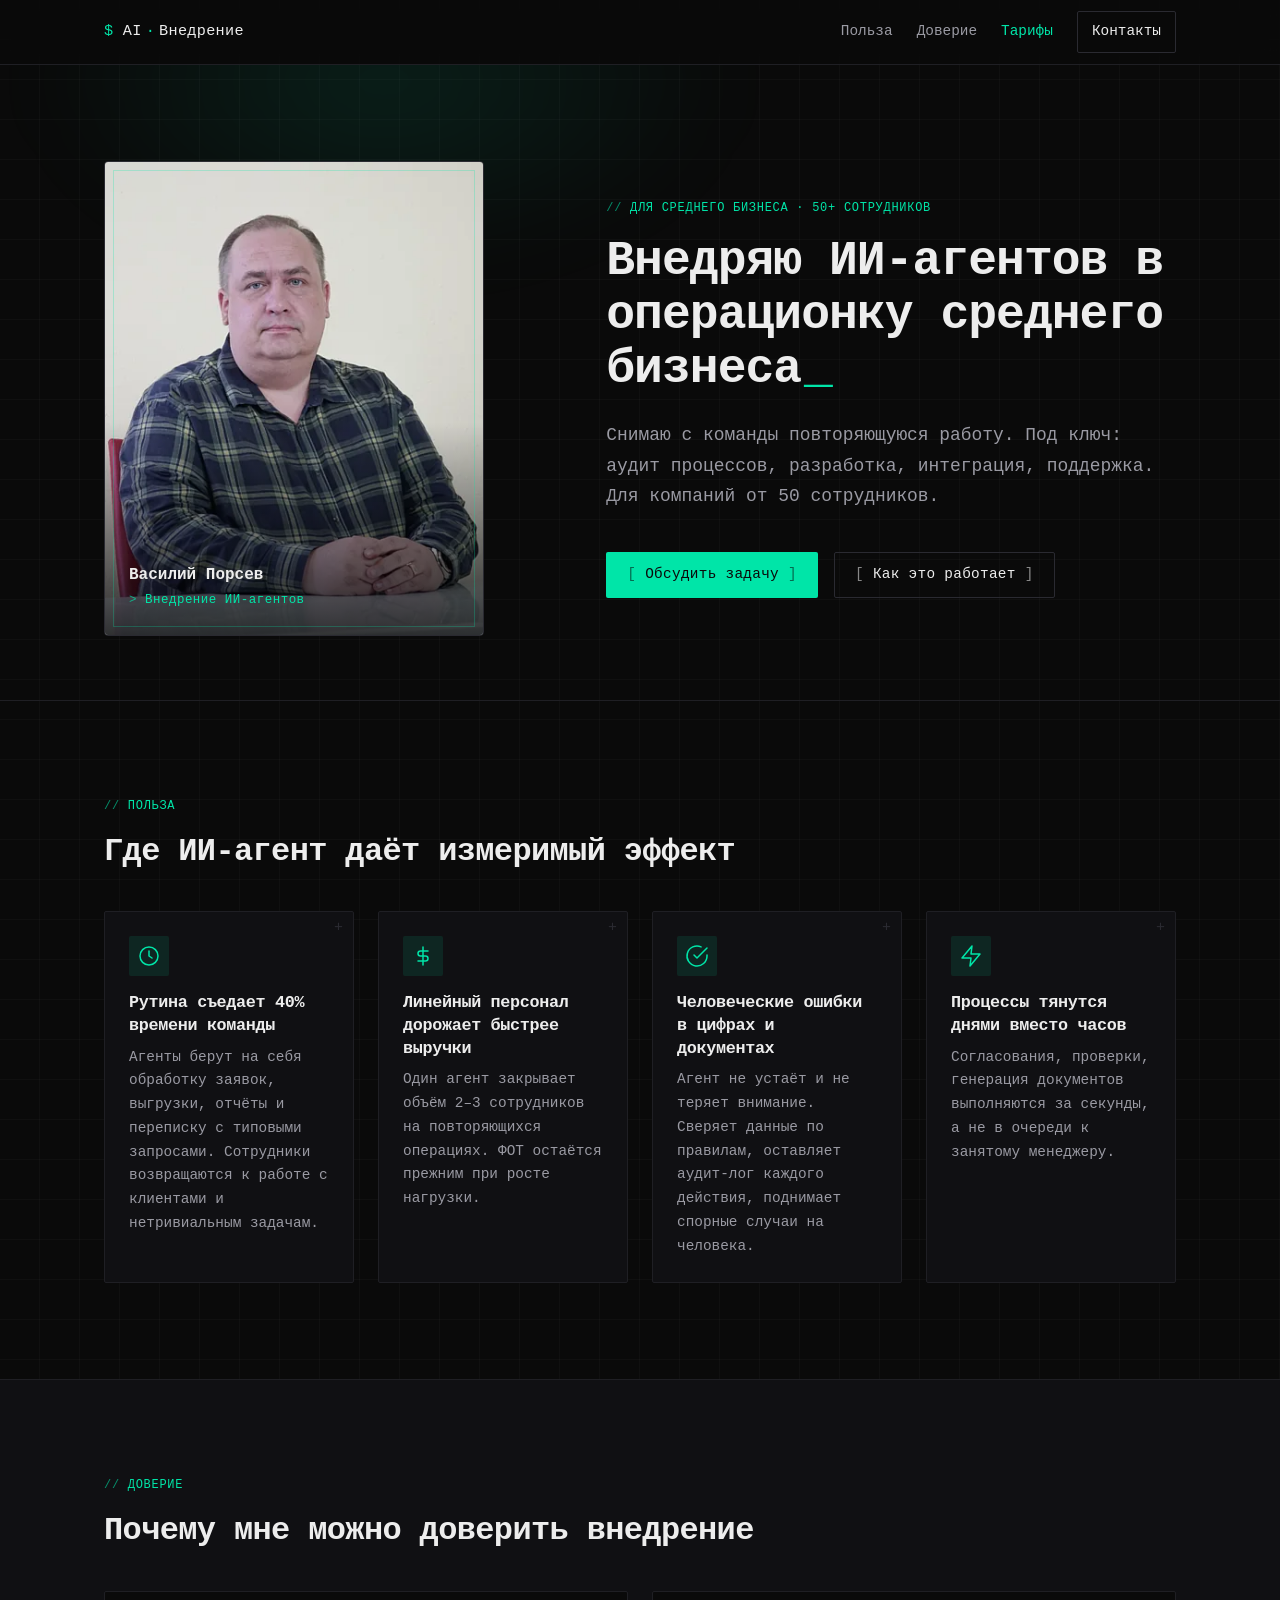
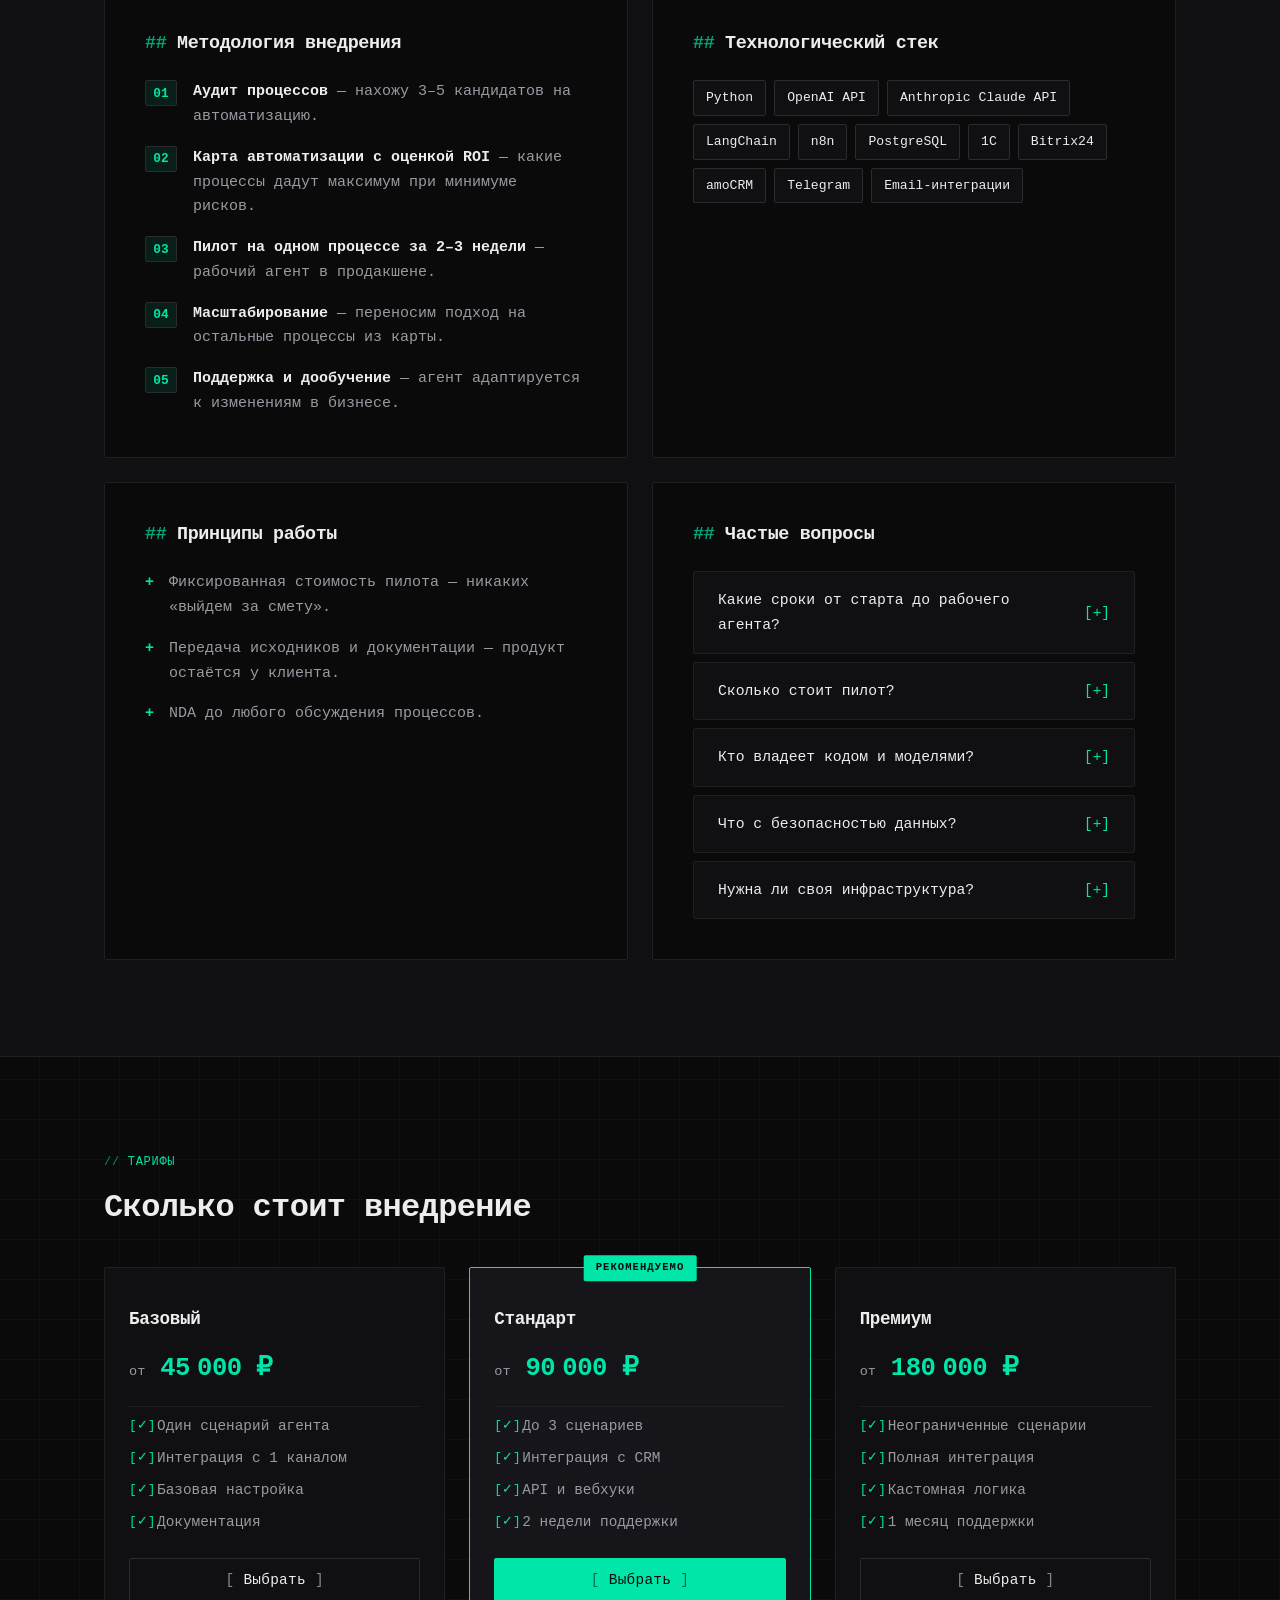
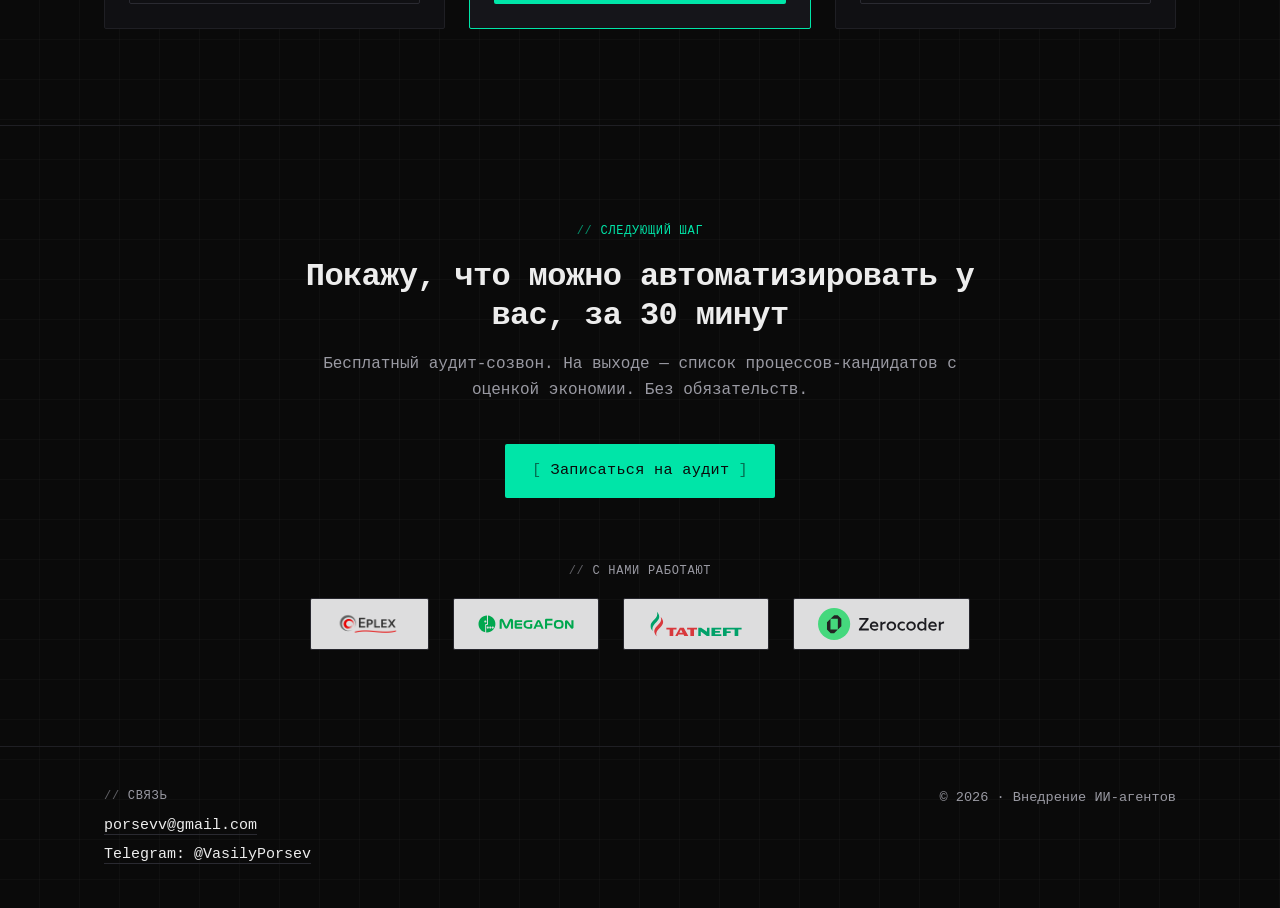
<file: index.html>
<!DOCTYPE html>
<html lang="ru">
<head>
  <meta charset="UTF-8">
  <meta name="viewport" content="width=device-width, initial-scale=1.0">
  <meta name="theme-color" content="#0a0a0a">
  <title>Внедрение ИИ-агентов в операционку среднего бизнеса</title>
  <meta name="description" content="Внедряю ИИ-агентов в бизнес под ключ: аудит процессов, разработка, интеграция, поддержка. Для компаний от 50 сотрудников.">
  <link rel="canonical" href="https://vasiliy-ai.ru/">

  <meta property="og:type" content="website">
  <meta property="og:site_name" content="Василий Порсев — внедрение ИИ-агентов">
  <meta property="og:locale" content="ru_RU">
  <meta property="og:url" content="https://vasiliy-ai.ru/">
  <meta property="og:title" content="Внедрение ИИ-агентов в операционку среднего бизнеса">
  <meta property="og:description" content="Снимаю с команды повторяющуюся работу. Под ключ: аудит, разработка, интеграция, поддержка.">
  <meta property="og:image" content="https://vasiliy-ai.ru/assets/og-image.png">
  <meta property="og:image:width" content="1200">
  <meta property="og:image:height" content="630">

  <meta name="twitter:card" content="summary_large_image">
  <meta name="twitter:title" content="Внедрение ИИ-агентов в операционку среднего бизнеса">
  <meta name="twitter:description" content="Снимаю с команды повторяющуюся работу. Под ключ: аудит, разработка, интеграция, поддержка.">
  <meta name="twitter:image" content="https://vasiliy-ai.ru/assets/og-image.png">

  <link rel="icon" type="image/svg+xml" href="assets/favicon.svg">
  <link rel="icon" type="image/png" sizes="32x32" href="assets/favicon-32.png">
  <link rel="apple-touch-icon" href="assets/apple-touch-icon.png">
  <link rel="stylesheet" href="style.css?v=6">

  <script type="application/ld+json">
  {
    "@context": "https://schema.org",
    "@type": "ProfessionalService",
    "name": "Внедрение ИИ-агентов — Василий Порсев",
    "url": "https://vasiliy-ai.ru/",
    "image": "https://vasiliy-ai.ru/assets/og-image.png",
    "description": "Внедрение ИИ-агентов в операционные процессы среднего бизнеса под ключ: аудит, разработка, интеграция, поддержка.",
    "areaServed": "RU",
    "founder": {
      "@type": "Person",
      "name": "Василий Порсев",
      "jobTitle": "Внедрение ИИ-агентов",
      "email": "porsevv@gmail.com",
      "sameAs": "https://t.me/VasilyPorsev"
    },
    "hasOfferCatalog": {
      "@type": "OfferCatalog",
      "name": "Тарифы внедрения ИИ-агентов",
      "itemListElement": [
        {
          "@type": "Offer",
          "name": "Базовый",
          "priceCurrency": "RUB",
          "price": "45000",
          "priceSpecification": { "@type": "PriceSpecification", "minPrice": "45000", "priceCurrency": "RUB" }
        },
        {
          "@type": "Offer",
          "name": "Стандарт",
          "priceCurrency": "RUB",
          "price": "90000",
          "priceSpecification": { "@type": "PriceSpecification", "minPrice": "90000", "priceCurrency": "RUB" }
        },
        {
          "@type": "Offer",
          "name": "Премиум",
          "priceCurrency": "RUB",
          "price": "180000",
          "priceSpecification": { "@type": "PriceSpecification", "minPrice": "180000", "priceCurrency": "RUB" }
        }
      ]
    }
  }
  </script>
</head>
<body>

  <a href="#hero" class="skip-link">Перейти к содержимому</a>

  <header id="top" class="site-header">
    <div class="container site-header__inner">
      <a href="#top" class="logo">AI<span class="logo__dot">·</span>Внедрение</a>

      <nav id="nav" class="nav" aria-label="Основная навигация">
        <a href="#benefits" class="nav__link">Польза</a>
        <a href="#trust" class="nav__link">Доверие</a>
        <a href="#pricing" class="nav__link">Тарифы</a>
        <a href="#contacts" class="nav__link nav__link--accent">Контакты</a>
      </nav>

      <button class="nav-toggle" aria-label="Меню" aria-controls="nav" aria-expanded="false">
        <span></span><span></span><span></span>
      </button>
    </div>
  </header>

  <main>

    <section id="hero" class="hero">
      <div class="container hero__grid">
        <figure class="hero__avatar">
          <picture>
            <source srcset="assets/me.webp" type="image/webp">
            <img src="assets/me.png" alt="Василий Порсев" loading="eager" width="512" height="512">
          </picture>
          <figcaption class="hero__avatar-caption">
            <span class="hero__avatar-name">Василий Порсев</span>
            <span class="hero__avatar-role">Внедрение ИИ-агентов</span>
          </figcaption>
        </figure>

        <div class="hero__text">
          <p class="eyebrow">Для среднего бизнеса · 50+ сотрудников</p>
          <h1 class="hero__title">Внедряю ИИ-агентов в операционку среднего бизнеса</h1>
          <p class="hero__lead">
            Снимаю с команды повторяющуюся работу. Под ключ: аудит процессов, разработка,
            интеграция, поддержка. Для компаний от 50 сотрудников.
          </p>
          <div class="hero__cta">
            <a href="#cta" class="btn btn--primary">Обсудить задачу</a>
            <a href="#benefits" class="btn btn--ghost">Как это работает</a>
          </div>
        </div>
      </div>
    </section>

    <section id="benefits" class="section">
      <div class="container">
        <header class="section__header">
          <p class="eyebrow">Польза</p>
          <h2 class="section__title">Где ИИ-агент даёт измеримый эффект</h2>
        </header>

        <div class="grid grid-4">

          <article class="benefit-card">
            <div class="benefit-card__icon" aria-hidden="true">
              <svg width="24" height="24" viewBox="0 0 24 24" fill="none" stroke="currentColor" stroke-width="1.5" stroke-linecap="round" stroke-linejoin="round">
                <circle cx="12" cy="12" r="9"></circle>
                <polyline points="12 7 12 12 15 14"></polyline>
              </svg>
            </div>
            <h3 class="benefit-card__title">Рутина съедает 40% времени команды</h3>
            <p class="benefit-card__text">
              Агенты берут на себя обработку заявок, выгрузки, отчёты и переписку с типовыми
              запросами. Сотрудники возвращаются к работе с клиентами и нетривиальным задачам.
            </p>
          </article>

          <article class="benefit-card">
            <div class="benefit-card__icon" aria-hidden="true">
              <svg width="24" height="24" viewBox="0 0 24 24" fill="none" stroke="currentColor" stroke-width="1.5" stroke-linecap="round" stroke-linejoin="round">
                <line x1="12" y1="3" x2="12" y2="21"></line>
                <path d="M17 7H9.5a2.5 2.5 0 0 0 0 5h5a2.5 2.5 0 0 1 0 5H7"></path>
              </svg>
            </div>
            <h3 class="benefit-card__title">Линейный персонал дорожает быстрее выручки</h3>
            <p class="benefit-card__text">
              Один агент закрывает объём 2–3 сотрудников на повторяющихся операциях.
              ФОТ остаётся прежним при росте нагрузки.
            </p>
          </article>

          <article class="benefit-card">
            <div class="benefit-card__icon" aria-hidden="true">
              <svg width="24" height="24" viewBox="0 0 24 24" fill="none" stroke="currentColor" stroke-width="1.5" stroke-linecap="round" stroke-linejoin="round">
                <path d="M22 11.08V12a10 10 0 1 1-5.93-9.14"></path>
                <polyline points="22 4 12 14.01 9 11.01"></polyline>
              </svg>
            </div>
            <h3 class="benefit-card__title">Человеческие ошибки в цифрах и документах</h3>
            <p class="benefit-card__text">
              Агент не устаёт и не теряет внимание. Сверяет данные по правилам, оставляет
              аудит-лог каждого действия, поднимает спорные случаи на человека.
            </p>
          </article>

          <article class="benefit-card">
            <div class="benefit-card__icon" aria-hidden="true">
              <svg width="24" height="24" viewBox="0 0 24 24" fill="none" stroke="currentColor" stroke-width="1.5" stroke-linecap="round" stroke-linejoin="round">
                <polyline points="13 2 3 14 12 14 11 22 21 10 12 10 13 2"></polyline>
              </svg>
            </div>
            <h3 class="benefit-card__title">Процессы тянутся днями вместо часов</h3>
            <p class="benefit-card__text">
              Согласования, проверки, генерация документов выполняются за секунды,
              а не в очереди к занятому менеджеру.
            </p>
          </article>

        </div>
      </div>
    </section>

    <section id="trust" class="section section--alt">
      <div class="container">
        <header class="section__header">
          <p class="eyebrow">Доверие</p>
          <h2 class="section__title">Почему мне можно доверить внедрение</h2>
        </header>

        <div class="grid grid-2">

          <article class="trust-block">
            <h3 class="trust-block__title">Методология внедрения</h3>
            <ol class="steps">
              <li><strong>Аудит процессов</strong> — нахожу 3–5 кандидатов на автоматизацию.</li>
              <li><strong>Карта автоматизации с оценкой ROI</strong> — какие процессы дадут максимум при минимуме рисков.</li>
              <li><strong>Пилот на одном процессе за 2–3 недели</strong> — рабочий агент в продакшене.</li>
              <li><strong>Масштабирование</strong> — переносим подход на остальные процессы из карты.</li>
              <li><strong>Поддержка и дообучение</strong> — агент адаптируется к изменениям в бизнесе.</li>
            </ol>
          </article>

          <article class="trust-block">
            <h3 class="trust-block__title">Технологический стек</h3>
            <ul class="tags">
              <li>Python</li>
              <li>OpenAI API</li>
              <li>Anthropic Claude API</li>
              <li>LangChain</li>
              <li>n8n</li>
              <li>PostgreSQL</li>
              <li>1С</li>
              <li>Bitrix24</li>
              <li>amoCRM</li>
              <li>Telegram</li>
              <li>Email-интеграции</li>
            </ul>
          </article>

          <article class="trust-block">
            <h3 class="trust-block__title">Принципы работы</h3>
            <ul class="bullets">
              <li>Фиксированная стоимость пилота — никаких «выйдем за смету».</li>
              <li>Передача исходников и документации — продукт остаётся у клиента.</li>
              <li>NDA до любого обсуждения процессов.</li>
            </ul>
          </article>

          <article class="trust-block">
            <h3 class="trust-block__title">Частые вопросы</h3>
            <div class="faq">

              <details>
                <summary>Какие сроки от старта до рабочего агента?</summary>
                <p>Пилот — 2–3 недели от подписания. Полное внедрение по карте процессов — 2–4 месяца в зависимости от количества интеграций.</p>
              </details>

              <details>
                <summary>Сколько стоит пилот?</summary>
                <p>Фиксированная стоимость рассчитывается на этапе аудита и зависит от сложности процесса и интеграций. Аудит-созвон — бесплатный.</p>
              </details>

              <details>
                <summary>Кто владеет кодом и моделями?</summary>
                <p>После закрытия проекта весь код, промпты и документация передаются клиенту. Зависимость от подрядчика обнуляется.</p>
              </details>

              <details>
                <summary>Что с безопасностью данных?</summary>
                <p>NDA до старта обсуждения. Конфиденциальные данные не отправляются в публичные API без письменного согласия — используем self-hosted модели или корпоративные API-контуры.</p>
              </details>

              <details>
                <summary>Нужна ли своя инфраструктура?</summary>
                <p>Не обязательно. Можно развернуть в облаке (Yandex Cloud, VK Cloud, AWS) или на серверах клиента — обсуждаем на аудите.</p>
              </details>

            </div>
          </article>

        </div>
      </div>
    </section>

    <section id="pricing" class="section">
      <div class="container">
        <header class="section__header">
          <p class="eyebrow">Тарифы</p>
          <h2 class="section__title">Сколько стоит внедрение</h2>
        </header>

        <div class="grid grid-3">

          <article class="price-card">
            <h3 class="price-card__name">Базовый</h3>
            <p class="price-card__price"><span>от</span>&nbsp;45&#8239;000&nbsp;₽</p>
            <ul class="price-card__features">
              <li>Один сценарий агента</li>
              <li>Интеграция с 1 каналом</li>
              <li>Базовая настройка</li>
              <li>Документация</li>
            </ul>
            <a href="#cta" class="btn btn--ghost">Выбрать</a>
          </article>

          <article class="price-card price-card--featured">
            <span class="price-card__badge">Рекомендуемо</span>
            <h3 class="price-card__name">Стандарт</h3>
            <p class="price-card__price"><span>от</span>&nbsp;90&#8239;000&nbsp;₽</p>
            <ul class="price-card__features">
              <li>До 3 сценариев</li>
              <li>Интеграция с CRM</li>
              <li>API и вебхуки</li>
              <li>2 недели поддержки</li>
            </ul>
            <a href="#cta" class="btn btn--primary">Выбрать</a>
          </article>

          <article class="price-card">
            <h3 class="price-card__name">Премиум</h3>
            <p class="price-card__price"><span>от</span>&nbsp;180&#8239;000&nbsp;₽</p>
            <ul class="price-card__features">
              <li>Неограниченные сценарии</li>
              <li>Полная интеграция</li>
              <li>Кастомная логика</li>
              <li>1 месяц поддержки</li>
            </ul>
            <a href="#cta" class="btn btn--ghost">Выбрать</a>
          </article>

        </div>
      </div>
    </section>

    <section id="cta" class="section cta">
      <div class="container cta__inner">
        <p class="eyebrow">Следующий шаг</p>
        <h2 class="cta__title">Покажу, что можно автоматизировать у вас, за 30 минут</h2>
        <p class="cta__text">
          Бесплатный аудит-созвон. На выходе — список процессов-кандидатов
          с оценкой экономии. Без обязательств.
        </p>
        <a href="https://t.me/VasilyPorsev" target="_blank" rel="noopener" class="btn btn--primary btn--large">Записаться на аудит</a>

        <div class="clients">
          <p class="clients__label">С нами работают</p>
          <ul class="clients__list">
            <li class="clients__item"><img src="assets/logos/eplex.png" alt="Eplex" loading="lazy" width="300" height="132"></li>
            <li class="clients__item"><img src="assets/logos/megafon.svg" alt="МегаФон" loading="lazy" width="184" height="34"></li>
            <li class="clients__item"><img src="assets/logos/tatneft.svg" alt="Татнефть" loading="lazy" width="400" height="125"></li>
            <li class="clients__item"><img src="assets/logos/zerocoder.svg" alt="Zerocoder" loading="lazy" width="158" height="40"></li>
          </ul>
        </div>
      </div>
    </section>

  </main>

  <footer id="contacts" class="footer">
    <div class="container footer__inner">
      <div class="footer__col">
        <p class="footer__label">Связь</p>
        <ul class="footer__list">
          <li><a href="mailto:porsevv@gmail.com">porsevv@gmail.com</a></li>
          <li><a href="https://t.me/VasilyPorsev" target="_blank" rel="noopener">Telegram: @VasilyPorsev</a></li>
        </ul>
      </div>
      <div class="footer__col footer__col--right">
        <p class="footer__copy">© 2026 · Внедрение ИИ-агентов</p>
      </div>
    </div>
  </footer>

  <script src="script.js?v=6"></script>
</body>
</html>
</file>
<file: style.css>
/* ============================================================
   finance-card — landing styles
   High-tech monospace. Dark, terminal / schematic tone.
   ============================================================ */

:root {
  /* palette */
  --bg: #0a0a0a;
  --bg-elev: #101013;
  --bg-elev-2: #15151a;
  --fg: #ededed;
  --fg-muted: #9a9aa3;
  --accent: #00e5a8;
  --accent-soft: rgba(0, 229, 168, 0.10);
  --accent-strong: #00ffbb;
  --border: #1f1f24;
  --border-strong: #2a2a31;
  --grid-line: rgba(255, 255, 255, 0.022);

  /* typography — monospace-first */
  --font-mono: ui-monospace, "JetBrains Mono", "SF Mono", "Cascadia Code", Menlo, Consolas, "Liberation Mono", monospace;
  --font-sans: var(--font-mono);

  /* shape — sharp / technical */
  --radius: 4px;
  --radius-sm: 2px;
  --radius-pill: 4px;

  /* spacing */
  --space-1: 4px;
  --space-2: 8px;
  --space-3: 16px;
  --space-4: 24px;
  --space-5: 40px;
  --space-6: 64px;
  --space-7: 96px;

  /* layout */
  --maxw: 1120px;
  --header-h: 64px;

  /* motion */
  --t: 140ms ease;
}

/* ---------- reset ---------- */

*, *::before, *::after { box-sizing: border-box; }
html { scroll-behavior: smooth; scroll-padding-top: var(--header-h); }
body, h1, h2, h3, p, ul, ol, figure { margin: 0; padding: 0; }
ul, ol { list-style: none; }
img, svg { display: block; max-width: 100%; }
button { font: inherit; background: none; border: 0; color: inherit; cursor: pointer; }
a { color: inherit; text-decoration: none; }

/* ---------- focus ---------- */

:focus-visible {
  outline: 2px solid var(--accent);
  outline-offset: 3px;
  border-radius: var(--radius-sm);
}

.skip-link {
  position: absolute;
  left: var(--space-2);
  top: -60px;
  z-index: 100;
  background: var(--accent);
  color: #0a0a0a;
  padding: 10px 16px;
  border-radius: var(--radius-sm);
  font-family: var(--font-mono);
  font-size: 0.85rem;
  transition: top var(--t);
}
.skip-link:focus { top: var(--space-2); }

/* ---------- reduced motion ---------- */

@media (prefers-reduced-motion: reduce) {
  html { scroll-behavior: auto; }
  *, *::before, *::after {
    animation-duration: 0.01ms !important;
    animation-iteration-count: 1 !important;
    transition-duration: 0.01ms !important;
  }
}

/* ---------- base ---------- */

body {
  background-color: var(--bg);
  background-image:
    linear-gradient(var(--grid-line) 1px, transparent 1px),
    linear-gradient(90deg, var(--grid-line) 1px, transparent 1px);
  background-size: 40px 40px;
  background-position: -1px -1px;
  color: var(--fg);
  font-family: var(--font-sans);
  font-size: 15px;
  line-height: 1.65;
  -webkit-font-smoothing: antialiased;
  text-rendering: optimizeLegibility;
}

::selection { background: var(--accent); color: #0a0a0a; }

.container {
  width: 100%;
  max-width: var(--maxw);
  margin: 0 auto;
  padding: 0 var(--space-4);
}

/* ---------- typography helpers ---------- */

.eyebrow {
  font-family: var(--font-mono);
  font-size: 0.75rem;
  letter-spacing: 0.06em;
  text-transform: uppercase;
  color: var(--accent);
  margin-bottom: var(--space-3);
}
.eyebrow::before { content: "// "; opacity: 0.6; }

h1, h2, h3 {
  font-family: var(--font-mono);
  font-weight: 600;
  letter-spacing: -0.02em;
  color: var(--fg);
}
h1 { font-size: clamp(1.8rem, 4.2vw, 3rem); line-height: 1.12; }
h2 { font-size: clamp(1.4rem, 3vw, 2rem); line-height: 1.2; }
h3 { font-size: 1.05rem; line-height: 1.35; }

p { color: var(--fg); }
.muted { color: var(--fg-muted); }

/* ---------- header ---------- */

.site-header {
  position: sticky;
  top: 0;
  z-index: 50;
  background: rgba(10, 10, 10, 0.82);
  backdrop-filter: saturate(140%) blur(10px);
  -webkit-backdrop-filter: saturate(140%) blur(10px);
  border-bottom: 1px solid var(--border);
}

.site-header__inner {
  display: flex;
  align-items: center;
  justify-content: space-between;
  height: var(--header-h);
}

.logo {
  font-family: var(--font-mono);
  font-size: 0.95rem;
  letter-spacing: 0.02em;
  color: var(--fg);
}
.logo::before { content: "$ "; color: var(--accent); }
.logo__dot {
  color: var(--accent);
  margin: 0 4px;
}

.nav {
  display: flex;
  gap: var(--space-4);
  align-items: center;
}
.nav__link {
  font-size: 0.9rem;
  color: var(--fg-muted);
  transition: color var(--t);
}
.nav__link:hover { color: var(--fg); }
.nav__link.is-active { color: var(--accent); }
.nav__link:not(.nav__link--accent):hover::before {
  content: "> ";
  color: var(--accent);
}
.nav__link--accent {
  color: var(--fg);
  padding: 8px 14px;
  border: 1px solid var(--border-strong);
  border-radius: var(--radius-sm);
  transition: border-color var(--t), background var(--t);
}
.nav__link--accent:hover {
  border-color: var(--accent);
  background: var(--accent-soft);
}

.nav-toggle {
  display: none;
  width: 40px;
  height: 40px;
  flex-direction: column;
  justify-content: center;
  align-items: center;
  gap: 5px;
  border-radius: var(--radius-sm);
  border: 1px solid var(--border-strong);
}
.nav-toggle span {
  display: block;
  width: 20px;
  height: 2px;
  background: var(--fg);
  transition: transform var(--t), opacity var(--t);
}

/* ---------- buttons ---------- */

.btn {
  display: inline-flex;
  align-items: center;
  justify-content: center;
  height: 46px;
  padding: 0 20px;
  border-radius: var(--radius-sm);
  font-family: var(--font-mono);
  font-weight: 500;
  font-size: 0.9rem;
  letter-spacing: 0.02em;
  border: 1px solid transparent;
  transition: background var(--t), color var(--t), border-color var(--t), transform var(--t);
}
.btn::before { content: "["; margin-right: 9px; opacity: 0.55; }
.btn::after { content: "]"; margin-left: 9px; opacity: 0.55; }
.btn:hover { transform: translateY(-1px); }
.btn:hover::before, .btn:hover::after { opacity: 1; }

.btn--primary {
  background: var(--accent);
  color: #0a0a0a;
}
.btn--primary:hover { background: var(--accent-strong); }

.btn--ghost {
  background: transparent;
  color: var(--fg);
  border-color: var(--border-strong);
}
.btn--ghost:hover {
  border-color: var(--accent);
  background: var(--accent-soft);
}

.btn--large {
  height: 54px;
  padding: 0 26px;
  font-size: 0.95rem;
}

/* ---------- hero ---------- */

.hero {
  padding: var(--space-7) 0 var(--space-6);
  position: relative;
  overflow: hidden;
}
.hero::before {
  content: "";
  position: absolute;
  inset: -40% 30% auto -10%;
  height: 60vh;
  background: radial-gradient(closest-side, var(--accent-soft), transparent 70%);
  filter: blur(40px);
  pointer-events: none;
  z-index: 0;
}

.hero__grid {
  position: relative;
  z-index: 1;
  display: grid;
  grid-template-columns: minmax(0, 1fr) minmax(0, 1.3fr);
  gap: var(--space-6);
  align-items: center;
}

.hero__text {
  max-width: 640px;
}

.hero__title {
  margin-bottom: var(--space-4);
}
.hero__title::after {
  content: "_";
  color: var(--accent);
  font-weight: 700;
  margin-left: 0.06em;
  animation: blink 1.1s steps(1) infinite;
}
@keyframes blink { 50% { opacity: 0; } }

.hero__avatar {
  position: relative;
  margin: 0;
  border-radius: var(--radius);
  overflow: hidden;
  border: 1px solid var(--border-strong);
  background: var(--bg-elev);
  aspect-ratio: 4 / 5;
  max-width: 380px;
  justify-self: start;
  width: 100%;
  order: -1;
}
.hero__avatar::before {
  content: "";
  position: absolute;
  inset: 8px;
  border: 1px solid rgba(0, 229, 168, 0.25);
  z-index: 2;
  pointer-events: none;
}
.hero__avatar::after {
  content: "";
  position: absolute;
  inset: 0;
  background: linear-gradient(180deg, transparent 55%, rgba(0,0,0,0.78) 100%);
  pointer-events: none;
}
.hero__avatar picture { display: contents; }
.hero__avatar img {
  width: 100%;
  height: 100%;
  object-fit: cover;
  display: block;
}
.hero__avatar-caption {
  position: absolute;
  left: 0;
  right: 0;
  bottom: 0;
  padding: var(--space-4);
  display: flex;
  flex-direction: column;
  gap: 2px;
  z-index: 3;
}
.hero__avatar-name {
  color: var(--fg);
  font-weight: 600;
  font-size: 1rem;
}
.hero__avatar-role {
  color: var(--accent);
  font-family: var(--font-mono);
  font-size: 0.78rem;
  letter-spacing: 0.04em;
}
.hero__avatar-role::before { content: "> "; opacity: 0.7; }

.hero__lead {
  font-size: clamp(1rem, 1.4vw, 1.15rem);
  color: var(--fg-muted);
  margin-bottom: var(--space-5);
  max-width: 680px;
  line-height: 1.7;
}

.hero__cta {
  display: flex;
  gap: var(--space-3);
  flex-wrap: wrap;
}

/* ---------- section ---------- */

.section {
  padding: var(--space-7) 0;
  border-top: 1px solid var(--border);
}
.section--alt {
  background: var(--bg-elev);
}

.section__header {
  margin-bottom: var(--space-5);
  max-width: 720px;
}
.section__title { margin-top: 0; }

/* ---------- grids ---------- */

.grid {
  display: grid;
  gap: var(--space-4);
}
.grid-2 { grid-template-columns: repeat(2, minmax(0, 1fr)); }
.grid-3 { grid-template-columns: repeat(3, minmax(0, 1fr)); }
.grid-4 { grid-template-columns: repeat(4, minmax(0, 1fr)); }

/* ---------- benefit cards ---------- */

.benefit-card {
  position: relative;
  background: var(--bg-elev);
  border: 1px solid var(--border);
  border-radius: var(--radius-sm);
  padding: var(--space-4);
  transition: border-color var(--t), background var(--t), transform var(--t);
}
.benefit-card::after {
  content: "+";
  position: absolute;
  top: 8px;
  right: 10px;
  font-family: var(--font-mono);
  color: var(--border-strong);
  line-height: 1;
  transition: color var(--t);
}
.benefit-card:hover {
  border-color: var(--accent);
  background: var(--bg-elev-2);
  transform: translateY(-2px);
}
.benefit-card:hover::after { color: var(--accent); }

.benefit-card__icon {
  width: 40px;
  height: 40px;
  border-radius: var(--radius-sm);
  background: var(--accent-soft);
  color: var(--accent);
  display: flex;
  align-items: center;
  justify-content: center;
  margin-bottom: var(--space-3);
}

.benefit-card__title {
  margin-bottom: var(--space-2);
}

.benefit-card__text {
  font-size: 0.9rem;
  color: var(--fg-muted);
}

/* ---------- trust ---------- */

.trust-block {
  background: var(--bg);
  border: 1px solid var(--border);
  border-radius: var(--radius-sm);
  padding: var(--space-5);
}

.trust-block__title {
  font-size: 1.15rem;
  margin-bottom: var(--space-4);
}
.trust-block__title::before {
  content: "## ";
  color: var(--accent);
  opacity: 0.7;
}

.steps {
  counter-reset: step;
  display: flex;
  flex-direction: column;
  gap: var(--space-3);
}
.steps li {
  position: relative;
  padding-left: 48px;
  color: var(--fg-muted);
  counter-increment: step;
}
.steps li strong { color: var(--fg); font-weight: 600; }
.steps li::before {
  content: counter(step, decimal-leading-zero);
  position: absolute;
  left: 0;
  top: 0;
  width: 32px;
  height: 26px;
  border-radius: var(--radius-sm);
  border: 1px solid var(--border-strong);
  background: var(--accent-soft);
  color: var(--accent);
  font-family: var(--font-mono);
  font-size: 0.8rem;
  font-weight: 600;
  display: flex;
  align-items: center;
  justify-content: center;
}

.tags {
  display: flex;
  flex-wrap: wrap;
  gap: var(--space-2);
}
.tags li {
  font-family: var(--font-mono);
  font-size: 0.82rem;
  padding: 6px 12px;
  border: 1px solid var(--border-strong);
  border-radius: var(--radius-sm);
  background: var(--bg-elev);
  color: var(--fg);
  transition: border-color var(--t), color var(--t);
}
.tags li:hover { border-color: var(--accent); color: var(--accent); }

.bullets {
  display: flex;
  flex-direction: column;
  gap: var(--space-3);
}
.bullets li {
  position: relative;
  padding-left: 24px;
  color: var(--fg-muted);
}
.bullets li::before {
  content: "+";
  position: absolute;
  left: 0;
  top: 0;
  font-family: var(--font-mono);
  font-weight: 700;
  color: var(--accent);
}

/* ---------- faq ---------- */

.faq {
  display: flex;
  flex-direction: column;
  gap: var(--space-2);
}
.faq details {
  border: 1px solid var(--border);
  border-radius: var(--radius-sm);
  background: var(--bg-elev);
  overflow: hidden;
  transition: border-color var(--t);
}
.faq details[open] {
  border-color: var(--accent);
}
.faq summary {
  list-style: none;
  cursor: pointer;
  padding: var(--space-3) var(--space-4);
  font-weight: 500;
  font-size: 0.92rem;
  display: flex;
  justify-content: space-between;
  align-items: center;
  gap: var(--space-3);
}
.faq summary::-webkit-details-marker { display: none; }
.faq summary::after {
  content: "[+]";
  font-family: var(--font-mono);
  color: var(--accent);
  font-size: 0.9rem;
  line-height: 1;
}
.faq details[open] summary::after { content: "[-]"; }
.faq details p {
  padding: 0 var(--space-4) var(--space-4);
  color: var(--fg-muted);
  font-size: 0.9rem;
}

/* ---------- pricing ---------- */

.price-card {
  position: relative;
  display: flex;
  flex-direction: column;
  gap: var(--space-3);
  background: var(--bg-elev);
  border: 1px solid var(--border);
  border-radius: var(--radius-sm);
  padding: var(--space-5) var(--space-4) var(--space-4);
  transition: border-color var(--t), transform var(--t);
}
.price-card:hover {
  border-color: var(--border-strong);
  transform: translateY(-2px);
}
.price-card--featured {
  border-color: var(--accent);
  background: var(--bg-elev-2);
}
.price-card--featured:hover { border-color: var(--accent); }

.price-card__badge {
  position: absolute;
  top: 0;
  left: 50%;
  transform: translate(-50%, -50%);
  background: var(--accent);
  color: #0a0a0a;
  font-family: var(--font-mono);
  font-size: 0.66rem;
  font-weight: 700;
  letter-spacing: 0.1em;
  text-transform: uppercase;
  padding: 4px 12px;
  border-radius: var(--radius-sm);
  white-space: nowrap;
}

.price-card__name {
  font-size: 1.1rem;
}

.price-card__price {
  font-size: 1.6rem;
  font-weight: 700;
  color: var(--accent);
  letter-spacing: -0.02em;
}
.price-card__price span {
  font-size: 0.85rem;
  font-weight: 500;
  color: var(--fg-muted);
  letter-spacing: 0;
}

.price-card__features {
  display: flex;
  flex-direction: column;
  gap: var(--space-2);
  flex: 1;
  padding-top: var(--space-2);
  border-top: 1px solid var(--border);
}
.price-card__features li {
  position: relative;
  padding-left: 28px;
  color: var(--fg-muted);
  font-size: 0.9rem;
}
.price-card__features li::before {
  content: "[\2713]";
  position: absolute;
  left: 0;
  top: 0;
  font-family: var(--font-mono);
  font-size: 0.8rem;
  color: var(--accent);
}

.price-card .btn {
  width: 100%;
  margin-top: var(--space-2);
}

/* ---------- cta ---------- */

.cta {
  text-align: center;
}
.cta__inner {
  max-width: 720px;
  margin: 0 auto;
}
.cta__title {
  margin-bottom: var(--space-3);
}
.cta__text {
  color: var(--fg-muted);
  font-size: 1rem;
  margin-bottom: var(--space-5);
}

/* ---------- clients ---------- */

.clients {
  margin-top: var(--space-6);
}
.clients__label {
  font-family: var(--font-mono);
  font-size: 0.75rem;
  letter-spacing: 0.06em;
  text-transform: uppercase;
  color: var(--fg-muted);
  margin-bottom: var(--space-3);
}
.clients__label::before { content: "// "; opacity: 0.6; }

.clients__list {
  display: flex;
  flex-wrap: wrap;
  justify-content: center;
  align-items: center;
  gap: var(--space-4);
}
.clients__item {
  display: flex;
  align-items: center;
  justify-content: center;
  height: 52px;
  padding: 0 var(--space-4);
  background: #f4f4f5;
  border: 1px solid var(--border-strong);
  border-radius: var(--radius-sm);
  opacity: 0.9;
  transition: opacity var(--t), transform var(--t);
}
.clients__item:hover {
  opacity: 1;
  transform: translateY(-2px);
}
.clients__item img {
  width: auto;
  max-width: 150px;
  object-fit: contain;
}
/* per-logo heights — equalize optical text height (icon logos need taller boxes) */
.clients__item img[src*="megafon"]   { height: 18px; }
.clients__item img[src*="zerocoder"] { height: 32px; }
.clients__item img[src*="tatneft"]   { height: 30px; }
.clients__item img[src*="eplex"]     { height: 30px; }

/* ---------- footer ---------- */

.footer {
  border-top: 1px solid var(--border);
  padding: var(--space-5) 0;
}
.footer__inner {
  display: flex;
  justify-content: space-between;
  align-items: flex-start;
  gap: var(--space-4);
  flex-wrap: wrap;
}
.footer__label {
  font-family: var(--font-mono);
  font-size: 0.75rem;
  letter-spacing: 0.06em;
  text-transform: uppercase;
  color: var(--fg-muted);
  margin-bottom: var(--space-2);
}
.footer__label::before { content: "// "; opacity: 0.6; }
.footer__list {
  display: flex;
  flex-direction: column;
  gap: var(--space-1);
}
.footer__list a {
  color: var(--fg);
  border-bottom: 1px solid var(--border-strong);
  transition: border-color var(--t), color var(--t);
}
.footer__list a:hover { border-color: var(--accent); color: var(--accent); }
.footer__copy {
  color: var(--fg-muted);
  font-size: 0.85rem;
  font-family: var(--font-mono);
}

/* ============================================================
   Tablet
   ============================================================ */

@media (max-width: 1024px) {
  .grid-4 { grid-template-columns: repeat(2, minmax(0, 1fr)); }
}

/* ============================================================
   Mobile
   ============================================================ */

@media (max-width: 760px) {

  :root {
    --space-6: 48px;
    --space-7: 64px;
  }

  .container { padding: 0 var(--space-3); }

  /* nav */
  .nav {
    position: fixed;
    inset: var(--header-h) 0 auto 0;
    flex-direction: column;
    align-items: stretch;
    gap: 0;
    background: var(--bg-elev);
    border-bottom: 1px solid var(--border);
    padding: var(--space-3);
    transform: translateY(-110%);
    visibility: hidden;
    transition: transform var(--t), visibility var(--t);
  }
  .site-header.is-open .nav { transform: translateY(0); visibility: visible; }

  .nav__link {
    padding: var(--space-3);
    border-bottom: 1px solid var(--border);
  }
  .nav__link:last-child { border-bottom: 0; }
  .nav__link--accent {
    border-radius: var(--radius-sm);
    border: 1px solid var(--border-strong);
    margin-top: var(--space-2);
  }

  .nav-toggle { display: flex; }
  .site-header.is-open .nav-toggle span:nth-child(1) { transform: translateY(7px) rotate(45deg); }
  .site-header.is-open .nav-toggle span:nth-child(2) { opacity: 0; }
  .site-header.is-open .nav-toggle span:nth-child(3) { transform: translateY(-7px) rotate(-45deg); }

  /* grids → single column */
  .grid-2,
  .grid-3,
  .grid-4 { grid-template-columns: 1fr; }

  /* hero */
  .hero { padding: var(--space-6) 0 var(--space-5); }
  .hero__grid {
    grid-template-columns: 1fr;
    gap: var(--space-4);
  }
  .hero__avatar {
    order: -1;
    justify-self: center;
    max-width: 260px;
    aspect-ratio: 1 / 1;
    border-radius: var(--radius);
  }
  .hero__avatar::after { display: none; }
  .hero__avatar-caption { display: none; }
  .hero__cta { flex-direction: column; align-items: stretch; }
  .hero__cta .btn { width: 100%; }

  /* sections */
  .section { padding: var(--space-6) 0; }

  .trust-block { padding: var(--space-4); }

  /* footer */
  .footer__inner { flex-direction: column; }
}
</file>
